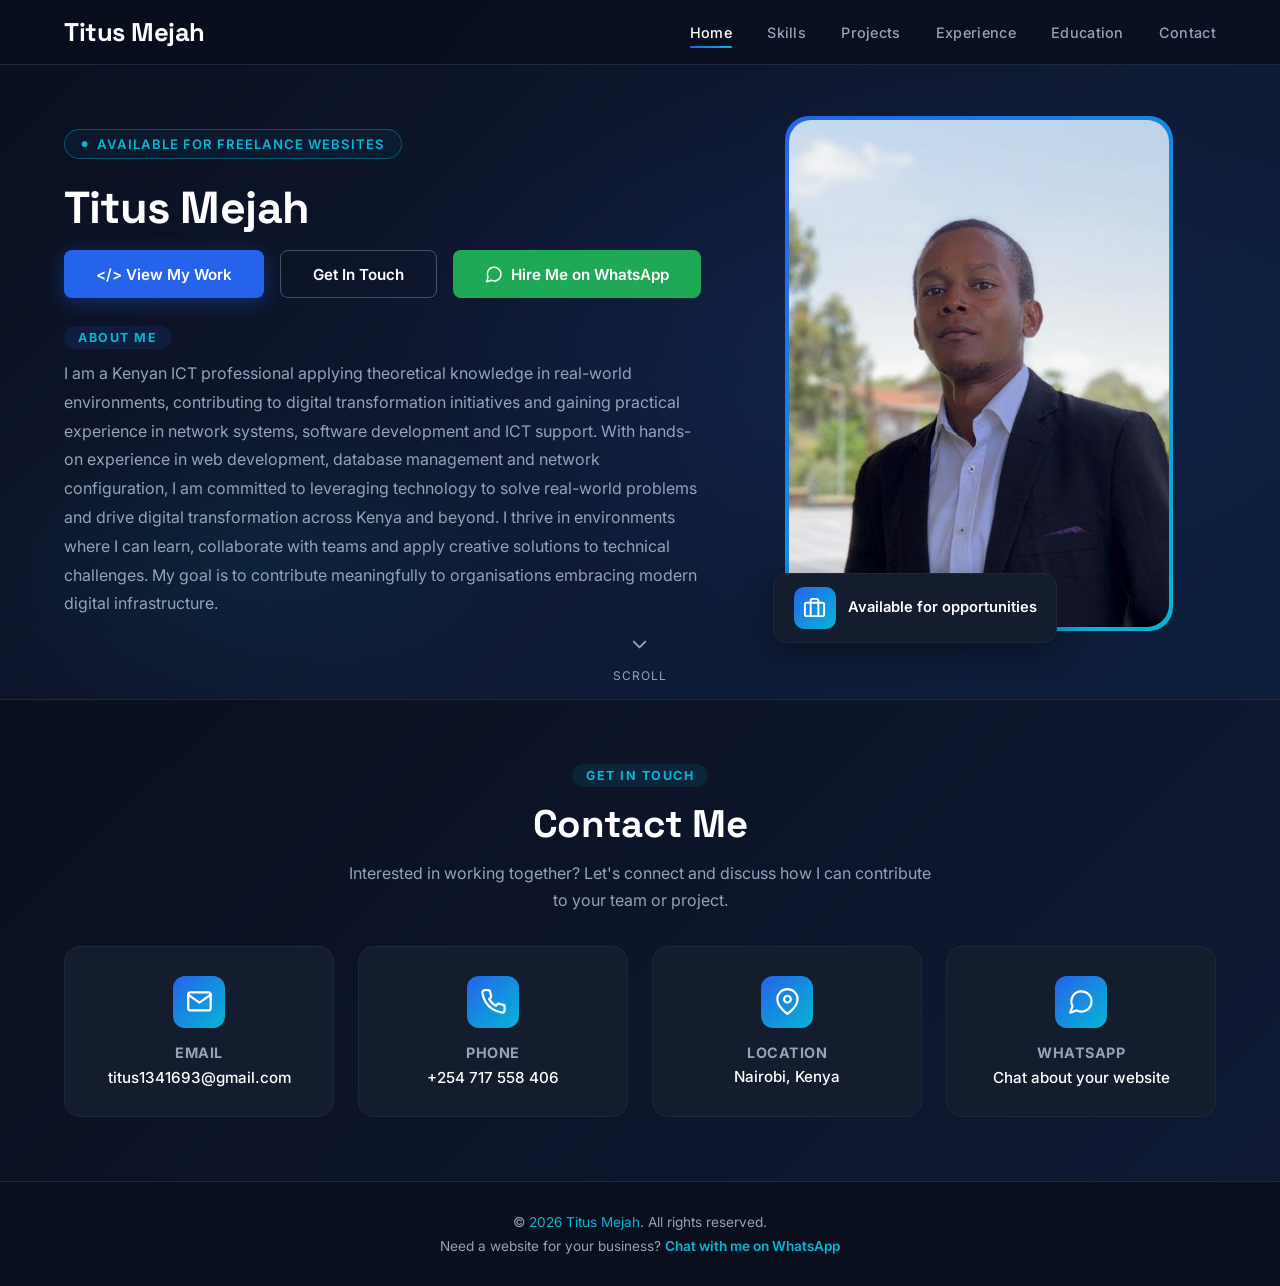
<file: index.html>
<!DOCTYPE html>
<html lang="en">
<head>
    <meta charset="UTF-8">
    <meta name="viewport" content="width=device-width, initial-scale=1.0">
    <title>Titus Mejah | ICT Professional</title>
    <meta name="description" content="Titus Mejah is a Kenyan ICT professional skilled in web development, databases, networking and ICT support. View his skills, projects and experience.">
    <meta name="theme-color" content="#0a0f1e">
    <link href="https://fonts.googleapis.com/css2?family=Inter:wght@300;400;500;600;700;800;900&family=Space+Grotesk:wght@400;500;600;700&display=swap" rel="stylesheet">
    <link rel="stylesheet" href="style.css">
</head>
<body>

<!-- NAV (same on every page) -->
<nav id="navbar">
    <div class="nav-inner">
        <a href="index.html" class="logo">Titus Mejah</a>
        <ul class="nav-links" id="navLinks">
            <li><a href="index.html" class="active" aria-current="page">Home</a></li>
            <li><a href="skills.html">Skills</a></li>
            <li><a href="projects.html">Projects</a></li>
            <li><a href="experience.html">Experience</a></li>
            <li><a href="education.html">Education</a></li>
            <li><a href="index.html#contact">Contact</a></li>
        </ul>
        <button class="mobile-menu-btn" id="mobileMenuBtn" aria-label="Menu" aria-controls="navLinks" aria-expanded="false"><svg class="ic" viewBox="0 0 24 24" aria-hidden="true"><line x1="3" y1="12" x2="21" y2="12"/><line x1="3" y1="6" x2="21" y2="6"/><line x1="3" y1="18" x2="21" y2="18"/></svg></button>
    </div>
</nav>

<main>
<!-- HOME + ABOUT: edit the About text inside .hero-about -->
<!-- HERO -->
<section class="hero" id="home">
    <div class="hero-text">
        <div class="hero-eyebrow">Available for freelance websites</div>
        <h1>Titus Mejah</h1>
        <div class="hero-btns">
            <a href="projects.html" class="btn btn-primary">&#x3C;/&#x3E; View My Work</a>
            <a href="#contact" class="btn btn-outline">Get In Touch</a>
            <a href="https://wa.me/254717558406?text=Hi%20Titus%2C%20I%20saw%20your%20portfolio%20and%20I%20would%20like%20a%20website." class="btn btn-whatsapp" target="_blank" rel="noopener noreferrer"><svg class="ic" viewBox="0 0 24 24" aria-hidden="true"><path d="M7.9 20A9 9 0 1 0 4 16.1L2 22Z"/></svg> Hire Me on WhatsApp</a>
        </div>
        <div class="hero-about">
            <div class="section-label">About Me</div>
            <p>I am a Kenyan ICT professional applying theoretical knowledge in <span class="nowrap">real-world</span> environments, contributing to digital transformation initiatives and gaining practical experience in network systems, software development and ICT support. With hands-on experience in web development, database management and network configuration, I am committed to leveraging technology to solve <span class="nowrap">real-world</span> problems and drive digital transformation across Kenya and beyond. I thrive in environments where I can learn, collaborate with teams and apply creative solutions to technical challenges. My goal is to contribute meaningfully to organisations embracing modern digital infrastructure.</p>
        </div>
    </div>
    <div class="hero-portrait">
        <div class="portrait-wrap">
            <img src="portrait.jpg" alt="Titus Mejah">
            <div class="portrait-badge">
                <div class="badge-icon"><svg class="ic" viewBox="0 0 24 24" aria-hidden="true"><rect x="2" y="7" width="20" height="14" rx="2" ry="2"/><path d="M16 21V5a2 2 0 0 0-2-2h-4a2 2 0 0 0-2 2v16"/></svg></div>
                <div class="badge-text">Available for opportunities</div>
            </div>
        </div>
    </div>
    <div class="scroll-cue">
        <span><svg class="ic" viewBox="0 0 24 24" aria-hidden="true"><polyline points="6 9 12 15 18 9"/></svg></span> scroll
    </div>
</section>

<!-- CONTACT -->
<section class="section contact-section" id="contact">
    <div class="section-header fade-in" style="text-align:center;">
        <div class="section-label" style="background:rgba(6,182,212,.1); color:var(--cyan);">Get In Touch</div>
        <h2 class="section-title">Contact Me</h2>
        <p class="section-sub" style="margin:0 auto;">Interested in working together? Let's connect and discuss how I can contribute to your team or project.</p>
    </div>
    <div class="contact-grid fade-in">
        <div class="contact-card">
            <div class="contact-icon"><svg class="ic" viewBox="0 0 24 24" aria-hidden="true"><path d="M4 4h16c1.1 0 2 .9 2 2v12c0 1.1-.9 2-2 2H4c-1.1 0-2-.9-2-2V6c0-1.1.9-2 2-2z"/><polyline points="22,6 12,13 2,6"/></svg></div>
            <h3>Email</h3>
            <a href="mailto:titus1341693@gmail.com">titus1341693@gmail.com</a>
        </div>
        <div class="contact-card">
            <div class="contact-icon"><svg class="ic" viewBox="0 0 24 24" aria-hidden="true"><path d="M22 16.92v3a2 2 0 0 1-2.18 2 19.79 19.79 0 0 1-8.63-3.07 19.5 19.5 0 0 1-6-6 19.79 19.79 0 0 1-3.07-8.67A2 2 0 0 1 4.11 2h3a2 2 0 0 1 2 1.72 12.84 12.84 0 0 0 .7 2.81 2 2 0 0 1-.45 2.11L8.09 9.91a16 16 0 0 0 6 6l1.27-1.27a2 2 0 0 1 2.11-.45 12.84 12.84 0 0 0 2.81.7A2 2 0 0 1 22 16.92z"/></svg></div>
            <h3>Phone</h3>
            <a href="tel:+254717558406">+254 717 558 406</a>
        </div>
        <div class="contact-card">
            <div class="contact-icon"><svg class="ic" viewBox="0 0 24 24" aria-hidden="true"><path d="M21 10c0 7-9 13-9 13s-9-6-9-13a9 9 0 0 1 18 0z"/><circle cx="12" cy="10" r="3"/></svg></div>
            <h3>Location</h3>
            <p>Nairobi, Kenya</p>
        </div>
        <div class="contact-card">
            <div class="contact-icon"><svg class="ic" viewBox="0 0 24 24" aria-hidden="true"><path d="M7.9 20A9 9 0 1 0 4 16.1L2 22Z"/></svg></div>
            <h3>WhatsApp</h3>
            <a href="https://wa.me/254717558406?text=Hi%20Titus%2C%20I%20saw%20your%20portfolio%20and%20I%20would%20like%20a%20website." target="_blank" rel="noopener noreferrer">Chat about your website</a>
        </div>
    </div>
</section>
</main>

<!-- FOOTER (same on every page) -->
<footer>
    <p>&copy; <span id="year">2026</span> <span>Titus Mejah</span>. All rights reserved.</p>
    <p class="footer-hire">Need a website for your business? <a href="https://wa.me/254717558406?text=Hi%20Titus%2C%20I%20saw%20your%20portfolio%20and%20I%20would%20like%20a%20website." target="_blank" rel="noopener noreferrer">Chat with me on WhatsApp</a></p>
</footer>

<script src="script.js"></script>
</body>
</html>
</file>
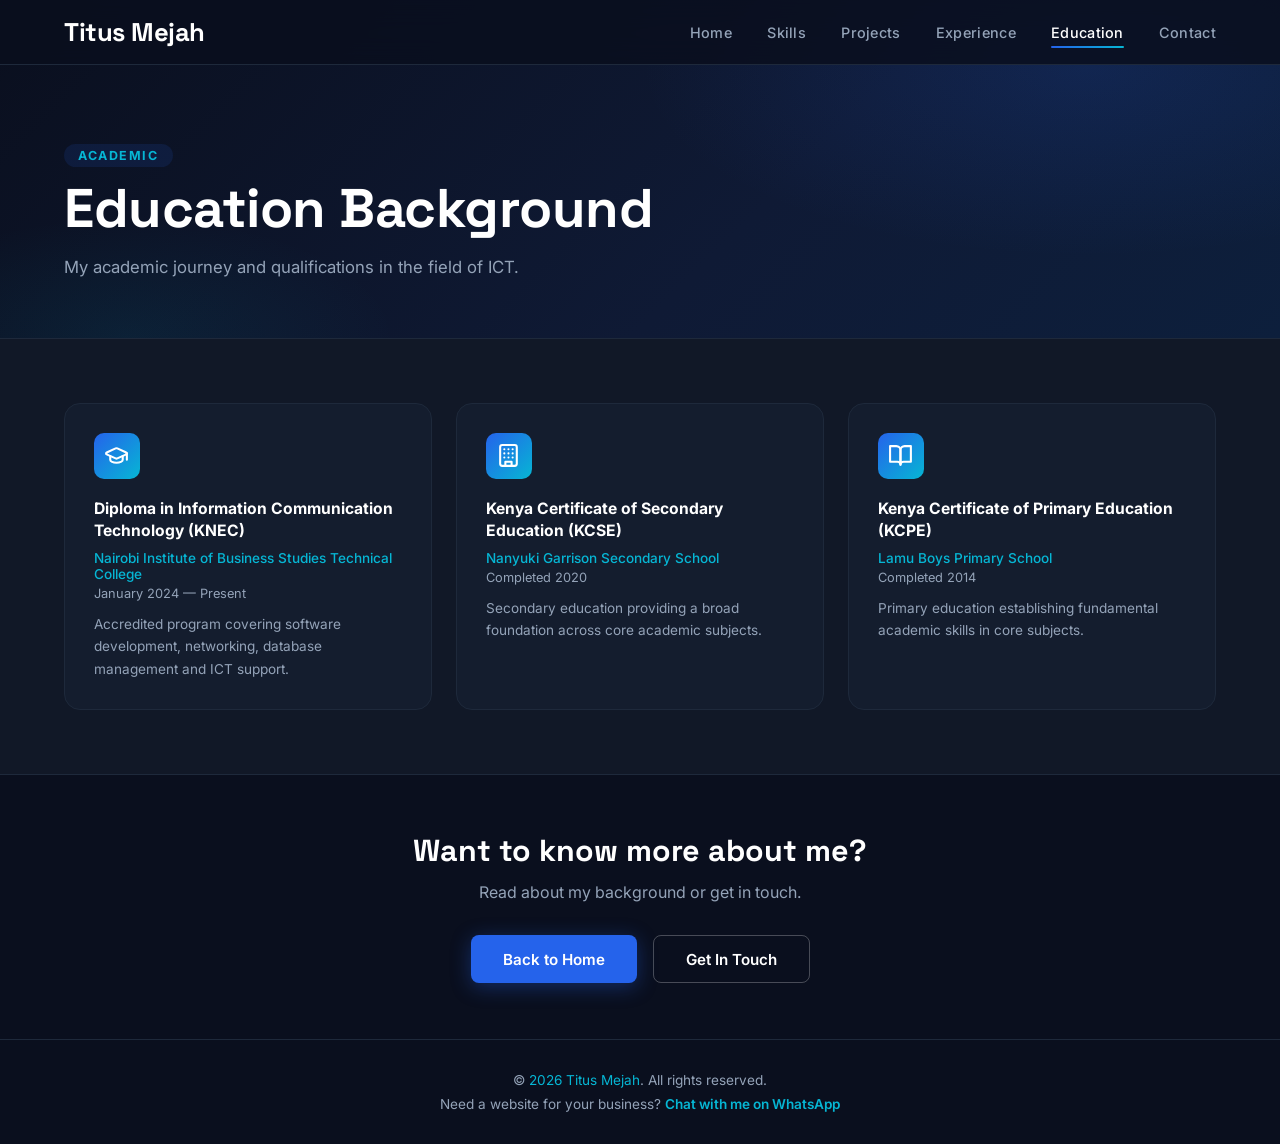
<file: education.html>
<!DOCTYPE html>
<html lang="en">
<head>
    <meta charset="UTF-8">
    <meta name="viewport" content="width=device-width, initial-scale=1.0">
    <title>Education | Titus Mejah</title>
    <meta name="description" content="Education of Titus Mejah: Diploma in ICT, KCSE and KCPE.">
    <meta name="theme-color" content="#0a0f1e">
    <link href="https://fonts.googleapis.com/css2?family=Inter:wght@300;400;500;600;700;800;900&family=Space+Grotesk:wght@400;500;600;700&display=swap" rel="stylesheet">
    <link rel="stylesheet" href="style.css">
</head>
<body>

<!-- NAV (same on every page) -->
<nav id="navbar">
    <div class="nav-inner">
        <a href="index.html" class="logo">Titus Mejah</a>
        <ul class="nav-links" id="navLinks">
            <li><a href="index.html">Home</a></li>
            <li><a href="skills.html">Skills</a></li>
            <li><a href="projects.html">Projects</a></li>
            <li><a href="experience.html">Experience</a></li>
            <li><a href="education.html" class="active" aria-current="page">Education</a></li>
            <li><a href="index.html#contact">Contact</a></li>
        </ul>
        <button class="mobile-menu-btn" id="mobileMenuBtn" aria-label="Menu" aria-controls="navLinks" aria-expanded="false"><svg class="ic" viewBox="0 0 24 24" aria-hidden="true"><line x1="3" y1="12" x2="21" y2="12"/><line x1="3" y1="6" x2="21" y2="6"/><line x1="3" y1="18" x2="21" y2="18"/></svg></button>
    </div>
</nav>

<main>
<section class="page-header">
    <div class="section-label fade-in">Academic</div>
    <h1 class="fade-in">Education Background</h1>
    <p class="fade-in">My academic journey and qualifications in the field of ICT.</p>
</section>

<section class="section section-alt page-content">
    <!-- HOW TO ADD: copy one SCHOOL block below and edit the icon, qualification,
         institution, years and description. -->
    <div class="edu-grid">
        <!-- ===== SCHOOL (copy from here ...) ===== -->
        <div class="edu-card fade-in">
            <div class="edu-icon"><svg class="ic" viewBox="0 0 24 24" aria-hidden="true"><path d="M21.42 10.922a1 1 0 0 0-.019-1.838L12.83 5.18a2 2 0 0 0-1.66 0L2.6 9.08a1 1 0 0 0 0 1.832l8.57 3.908a2 2 0 0 0 1.66 0z"/><path d="M22 10v6"/><path d="M6 12.5V16a6 3 0 0 0 12 0v-3.5"/></svg></div>
            <h3>Diploma in Information Communication Technology (KNEC)</h3>
            <p class="edu-inst">Nairobi Institute of Business Studies Technical College</p>
            <p class="edu-year">January 2024 &mdash; Present</p>
            <p class="edu-detail">Accredited program covering software development, networking, database management and ICT support.</p>
        </div>
        <!-- ===== ... to here, then paste the copy below ===== -->

        <!-- ===== SCHOOL (copy from here ...) ===== -->
        <div class="edu-card fade-in">
            <div class="edu-icon"><svg class="ic" viewBox="0 0 24 24" aria-hidden="true"><rect x="4" y="2" width="16" height="20" rx="2" ry="2"/><path d="M9 22v-4h6v4"/><path d="M8 6h.01"/><path d="M16 6h.01"/><path d="M12 6h.01"/><path d="M12 10h.01"/><path d="M12 14h.01"/><path d="M16 10h.01"/><path d="M16 14h.01"/><path d="M8 10h.01"/><path d="M8 14h.01"/></svg></div>
            <h3>Kenya Certificate of Secondary Education (KCSE)</h3>
            <p class="edu-inst">Nanyuki Garrison Secondary School</p>
            <p class="edu-year">Completed 2020</p>
            <p class="edu-detail">Secondary education providing a broad foundation across core academic subjects.</p>
        </div>
        <!-- ===== ... to here, then paste the copy below ===== -->

        <!-- ===== SCHOOL (copy from here ...) ===== -->
        <div class="edu-card fade-in">
            <div class="edu-icon"><svg class="ic" viewBox="0 0 24 24" aria-hidden="true"><path d="M2 3h6a4 4 0 0 1 4 4v14a3 3 0 0 0-3-3H2z"/><path d="M22 3h-6a4 4 0 0 0-4 4v14a3 3 0 0 1 3-3h7z"/></svg></div>
            <h3>Kenya Certificate of Primary Education (KCPE)</h3>
            <p class="edu-inst">Lamu Boys Primary School</p>
            <p class="edu-year">Completed 2014</p>
            <p class="edu-detail">Primary education establishing fundamental academic skills in core subjects.</p>
        </div>
        <!-- ===== ... to here, then paste the copy below ===== -->

        <!-- ADD NEW SCHOOL BELOW -->
    </div>
</section>

<section class="page-cta">
    <h2 class="fade-in">Want to know more about me?</h2>
    <p class="fade-in">Read about my background or get in touch.</p>
    <div class="hero-btns fade-in">
        <a href="index.html" class="btn btn-primary">Back to Home</a>
            <a href="index.html#contact" class="btn btn-outline">Get In Touch</a>
    </div>
</section>
</main>

<!-- FOOTER (same on every page) -->
<footer>
    <p>&copy; <span id="year">2026</span> <span>Titus Mejah</span>. All rights reserved.</p>
    <p class="footer-hire">Need a website for your business? <a href="https://wa.me/254717558406?text=Hi%20Titus%2C%20I%20saw%20your%20portfolio%20and%20I%20would%20like%20a%20website." target="_blank" rel="noopener noreferrer">Chat with me on WhatsApp</a></p>
</footer>

<script src="script.js"></script>
</body>
</html>
</file>
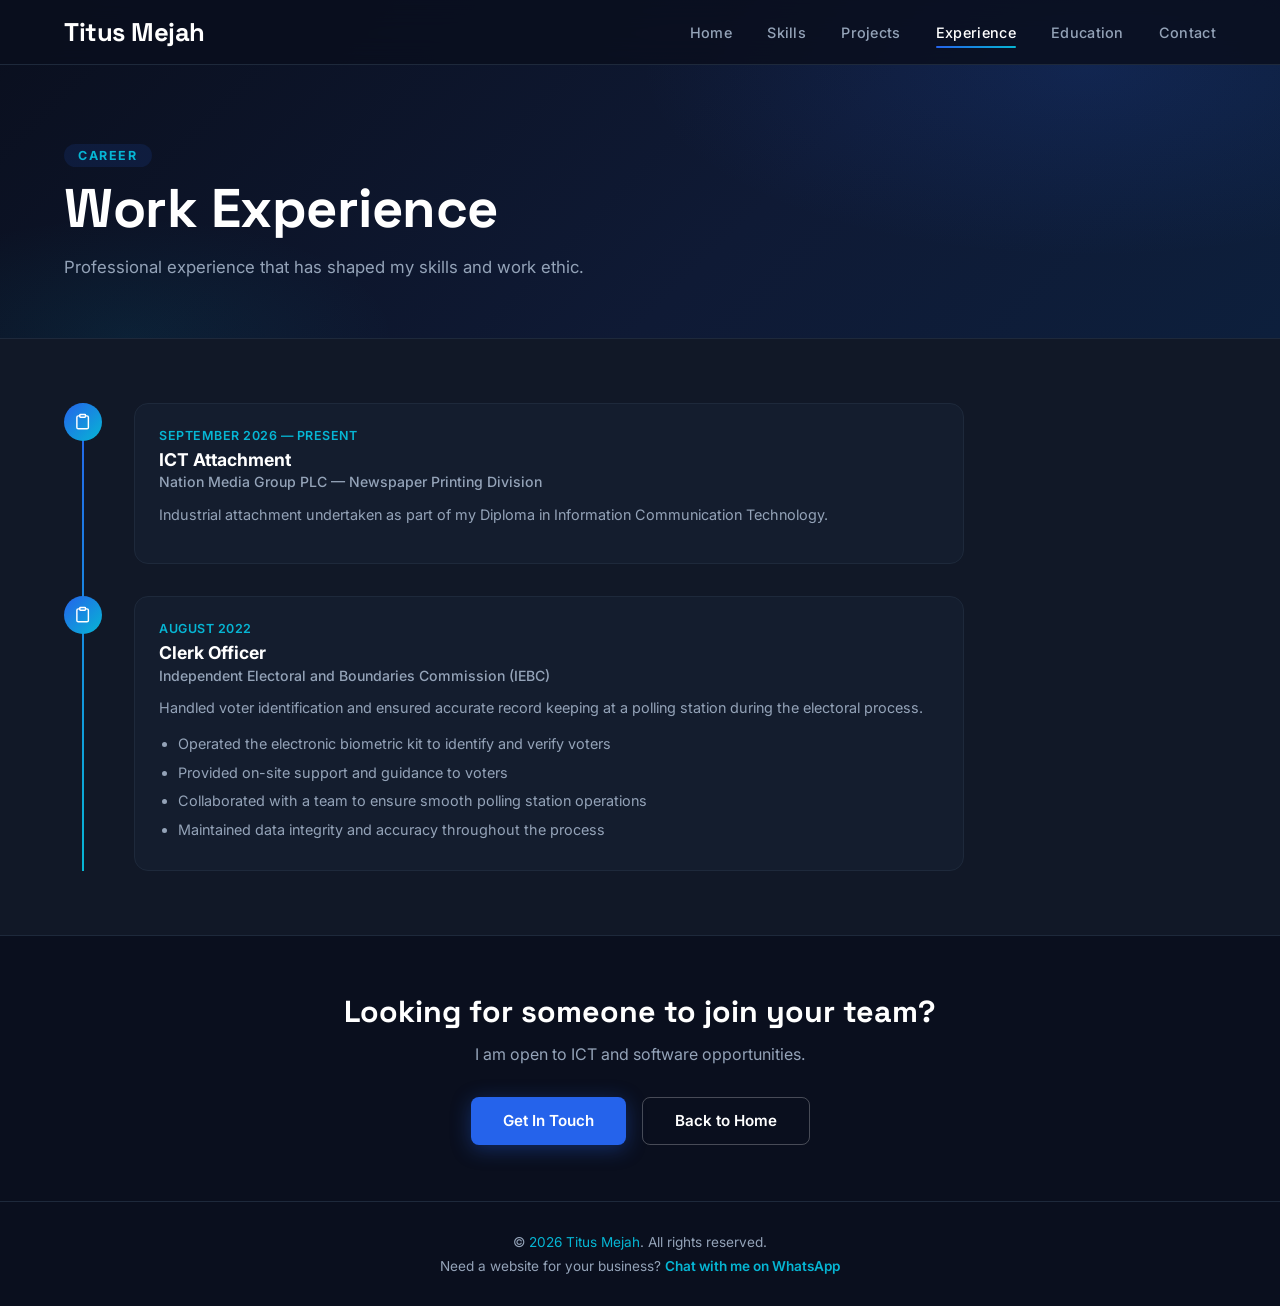
<file: experience.html>
<!DOCTYPE html>
<html lang="en">
<head>
    <meta charset="UTF-8">
    <meta name="viewport" content="width=device-width, initial-scale=1.0">
    <title>Experience | Titus Mejah</title>
    <meta name="description" content="Work experience of Titus Mejah, including his ICT attachment at Nation Media Group and his role as a Clerk Officer at IEBC Kenya.">
    <meta name="theme-color" content="#0a0f1e">
    <link href="https://fonts.googleapis.com/css2?family=Inter:wght@300;400;500;600;700;800;900&family=Space+Grotesk:wght@400;500;600;700&display=swap" rel="stylesheet">
    <link rel="stylesheet" href="style.css">
</head>
<body>

<!-- NAV (same on every page) -->
<nav id="navbar">
    <div class="nav-inner">
        <a href="index.html" class="logo">Titus Mejah</a>
        <ul class="nav-links" id="navLinks">
            <li><a href="index.html">Home</a></li>
            <li><a href="skills.html">Skills</a></li>
            <li><a href="projects.html">Projects</a></li>
            <li><a href="experience.html" class="active" aria-current="page">Experience</a></li>
            <li><a href="education.html">Education</a></li>
            <li><a href="index.html#contact">Contact</a></li>
        </ul>
        <button class="mobile-menu-btn" id="mobileMenuBtn" aria-label="Menu" aria-controls="navLinks" aria-expanded="false"><svg class="ic" viewBox="0 0 24 24" aria-hidden="true"><line x1="3" y1="12" x2="21" y2="12"/><line x1="3" y1="6" x2="21" y2="6"/><line x1="3" y1="18" x2="21" y2="18"/></svg></button>
    </div>
</nav>

<main>
<section class="page-header">
    <div class="section-label fade-in">Career</div>
    <h1 class="fade-in">Work Experience</h1>
    <p class="fade-in">Professional experience that has shaped my skills and work ethic.</p>
</section>

<section class="section section-alt page-content">
    <!-- HOW TO ADD: copy one JOB block, paste it ABOVE the first job (newest first),
         then edit the date, job title, employer, summary and bullet points. -->
    <div class="timeline">
        <!-- ADD NEW JOB BELOW THIS LINE (newest first) -->
        <!-- ===== JOB: Nation Media Group attachment ===== -->
        <div class="tl-item fade-in">
            <div class="tl-dot"><svg class="ic" viewBox="0 0 24 24" aria-hidden="true"><path d="M16 4h2a2 2 0 0 1 2 2v14a2 2 0 0 1-2 2H6a2 2 0 0 1-2-2V6a2 2 0 0 1 2-2h2"/><rect x="8" y="2" width="8" height="4" rx="1" ry="1"/></svg></div>
            <div class="tl-body">
                <div class="tl-date">September 2026 &mdash; Present</div>
                <h3>ICT Attachment</h3>
                <h4>Nation Media Group PLC &mdash; Newspaper Printing Division</h4>
                <p>Industrial attachment undertaken as part of my Diploma in Information Communication Technology.</p>
            </div>
        </div>
        <!-- ===== ... to here ===== -->

        <!-- ===== JOB (copy from here ...) ===== -->
        <div class="tl-item fade-in">
            <div class="tl-dot"><svg class="ic" viewBox="0 0 24 24" aria-hidden="true"><path d="M16 4h2a2 2 0 0 1 2 2v14a2 2 0 0 1-2 2H6a2 2 0 0 1-2-2V6a2 2 0 0 1 2-2h2"/><rect x="8" y="2" width="8" height="4" rx="1" ry="1"/></svg></div>
            <div class="tl-body">
                <div class="tl-date">August 2022</div>
                <h3>Clerk Officer</h3>
                <h4>Independent Electoral and Boundaries Commission (IEBC)</h4>
                <p>Handled voter identification and ensured accurate record keeping at a polling station during the electoral process.</p>
                <ul>
                    <li>Operated the electronic biometric kit to identify and verify voters</li>
                    <li>Provided on-site support and guidance to voters</li>
                    <li>Collaborated with a team to ensure smooth polling station operations</li>
                    <li>Maintained data integrity and accuracy throughout the process</li>
                </ul>
            </div>
        </div>
        <!-- ===== ... to here, then paste the copy below ===== -->

    </div>
</section>

<section class="page-cta">
    <h2 class="fade-in">Looking for someone to join your team?</h2>
    <p class="fade-in">I am open to ICT and software opportunities.</p>
    <div class="hero-btns fade-in">
        <a href="index.html#contact" class="btn btn-primary">Get In Touch</a>
            <a href="index.html" class="btn btn-outline">Back to Home</a>
    </div>
</section>
</main>

<!-- FOOTER (same on every page) -->
<footer>
    <p>&copy; <span id="year">2026</span> <span>Titus Mejah</span>. All rights reserved.</p>
    <p class="footer-hire">Need a website for your business? <a href="https://wa.me/254717558406?text=Hi%20Titus%2C%20I%20saw%20your%20portfolio%20and%20I%20would%20like%20a%20website." target="_blank" rel="noopener noreferrer">Chat with me on WhatsApp</a></p>
</footer>

<script src="script.js"></script>
</body>
</html>
</file>
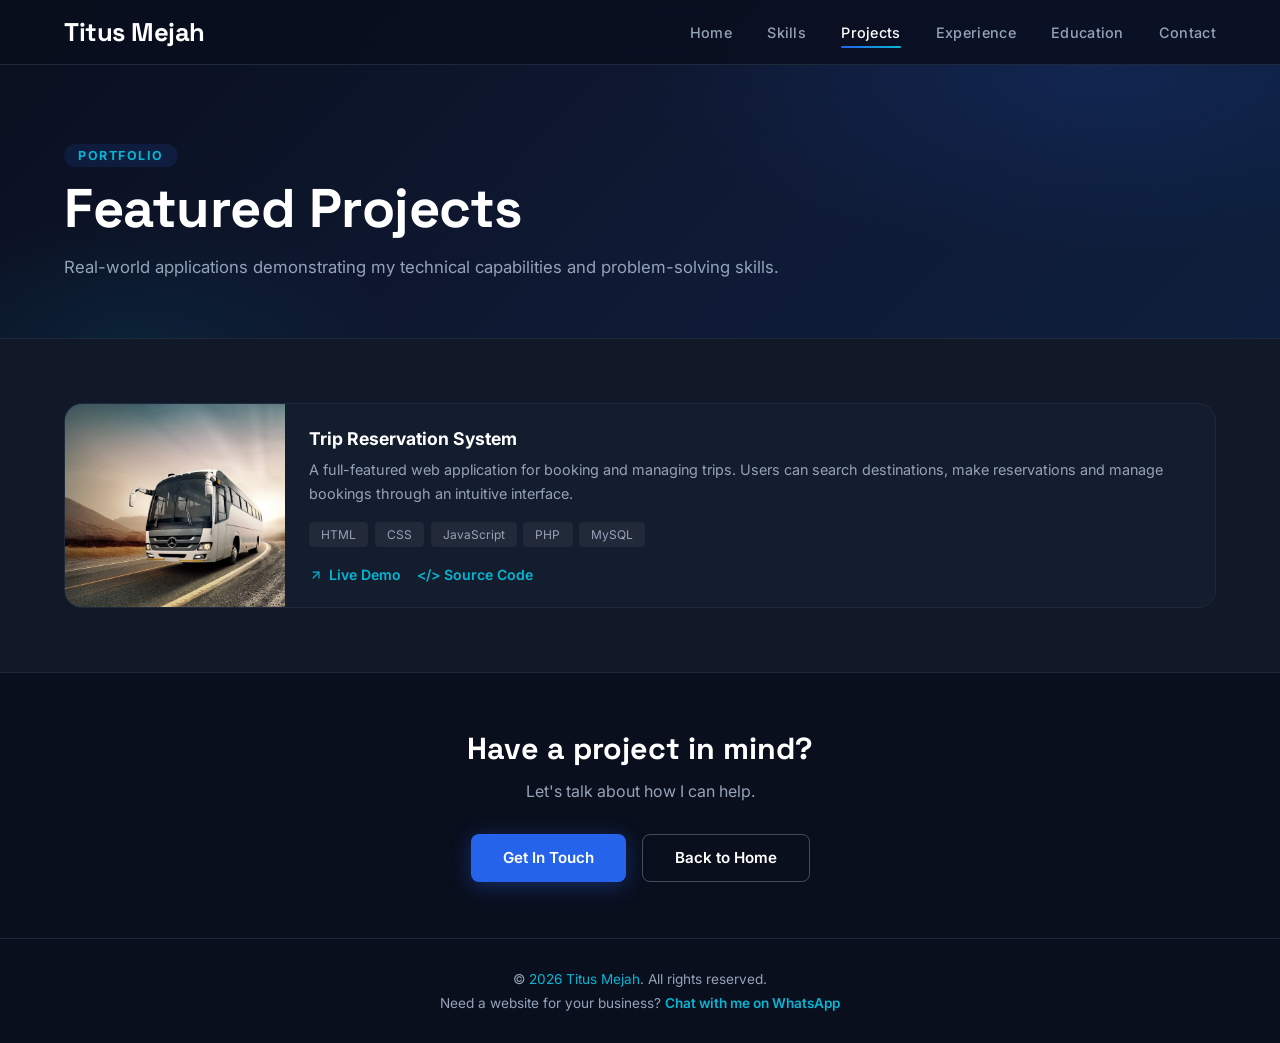
<file: projects.html>
<!DOCTYPE html>
<html lang="en">
<head>
    <meta charset="UTF-8">
    <meta name="viewport" content="width=device-width, initial-scale=1.0">
    <title>Projects | Titus Mejah</title>
    <meta name="description" content="Featured projects by Titus Mejah, including a PHP and MySQL trip reservation system.">
    <meta name="theme-color" content="#0a0f1e">
    <link href="https://fonts.googleapis.com/css2?family=Inter:wght@300;400;500;600;700;800;900&family=Space+Grotesk:wght@400;500;600;700&display=swap" rel="stylesheet">
    <link rel="stylesheet" href="style.css">
</head>
<body>

<!-- NAV (same on every page) -->
<nav id="navbar">
    <div class="nav-inner">
        <a href="index.html" class="logo">Titus Mejah</a>
        <ul class="nav-links" id="navLinks">
            <li><a href="index.html">Home</a></li>
            <li><a href="skills.html">Skills</a></li>
            <li><a href="projects.html" class="active" aria-current="page">Projects</a></li>
            <li><a href="experience.html">Experience</a></li>
            <li><a href="education.html">Education</a></li>
            <li><a href="index.html#contact">Contact</a></li>
        </ul>
        <button class="mobile-menu-btn" id="mobileMenuBtn" aria-label="Menu" aria-controls="navLinks" aria-expanded="false"><svg class="ic" viewBox="0 0 24 24" aria-hidden="true"><line x1="3" y1="12" x2="21" y2="12"/><line x1="3" y1="6" x2="21" y2="6"/><line x1="3" y1="18" x2="21" y2="18"/></svg></button>
    </div>
</nav>

<main>
<section class="page-header">
    <div class="section-label fade-in">Portfolio</div>
    <h1 class="fade-in">Featured Projects</h1>
    <p class="fade-in">Real-world applications demonstrating my technical capabilities and problem-solving skills.</p>
</section>

<section class="section section-alt page-content">
    <!-- HOW TO ADD: copy one PROJECT block below, put a new image in the same folder as this file
         and update the image path, title, description, tech tags and the two links. -->
    <div class="projects-grid">
        <!-- ===== PROJECT (copy from here ...) ===== -->
        <div class="project-card fade-in">
            <div class="project-banner"><img src="trip-reservation.jpg" alt="Coach bus on an open road - Trip Reservation System" loading="lazy"></div>
            <div class="project-body">
                <h3>Trip Reservation System</h3>
                <p>A full-featured web application for booking and managing trips. Users can search destinations, make reservations and manage bookings through an intuitive interface.</p>
                <div class="tech-row">
                    <span class="tech-tag">HTML</span><span class="tech-tag">CSS</span>
                    <span class="tech-tag">JavaScript</span><span class="tech-tag">PHP</span><span class="tech-tag">MySQL</span>
                </div>
                <div class="project-links">
                    <a href="https://democoaches.ifree.page" target="_blank" rel="noopener noreferrer"><svg class="ic" viewBox="0 0 24 24" aria-hidden="true"><line x1="7" y1="17" x2="17" y2="7"/><polyline points="7 7 17 7 17 17"/></svg> Live Demo</a>
                    <a href="https://github.com/titusmejah/Trip-Reservation-System" target="_blank" rel="noopener noreferrer">&#60;/&#62; Source Code</a>
                </div>
            </div>
        </div>
        <!-- ===== ... to here, then paste the copy below ===== -->

        <!-- ADD NEW PROJECT BELOW -->
    </div>
</section>

<section class="page-cta">
    <h2 class="fade-in">Have a project in mind?</h2>
    <p class="fade-in">Let's talk about how I can help.</p>
    <div class="hero-btns fade-in">
        <a href="index.html#contact" class="btn btn-primary">Get In Touch</a>
            <a href="index.html" class="btn btn-outline">Back to Home</a>
    </div>
</section>
</main>

<!-- FOOTER (same on every page) -->
<footer>
    <p>&copy; <span id="year">2026</span> <span>Titus Mejah</span>. All rights reserved.</p>
    <p class="footer-hire">Need a website for your business? <a href="https://wa.me/254717558406?text=Hi%20Titus%2C%20I%20saw%20your%20portfolio%20and%20I%20would%20like%20a%20website." target="_blank" rel="noopener noreferrer">Chat with me on WhatsApp</a></p>
</footer>

<script src="script.js"></script>
</body>
</html>
</file>
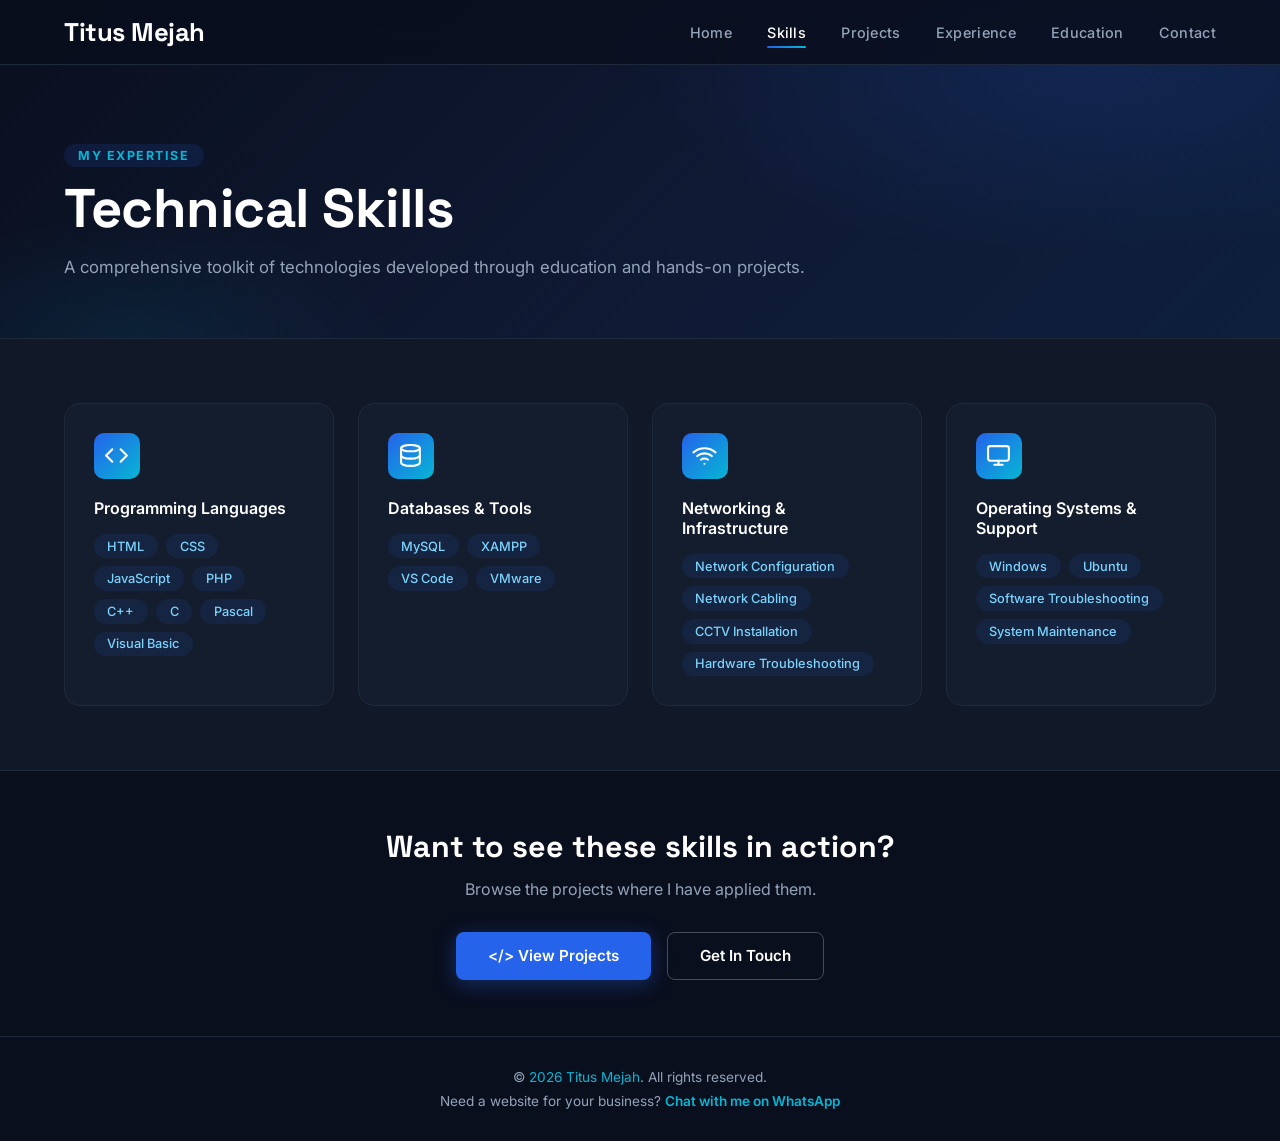
<file: skills.html>
<!DOCTYPE html>
<html lang="en">
<head>
    <meta charset="UTF-8">
    <meta name="viewport" content="width=device-width, initial-scale=1.0">
    <title>Skills | Titus Mejah</title>
    <meta name="description" content="Technical skills of Titus Mejah: web development, databases, networking, operating systems and ICT support.">
    <meta name="theme-color" content="#0a0f1e">
    <link href="https://fonts.googleapis.com/css2?family=Inter:wght@300;400;500;600;700;800;900&family=Space+Grotesk:wght@400;500;600;700&display=swap" rel="stylesheet">
    <link rel="stylesheet" href="style.css">
</head>
<body>

<!-- NAV (same on every page) -->
<nav id="navbar">
    <div class="nav-inner">
        <a href="index.html" class="logo">Titus Mejah</a>
        <ul class="nav-links" id="navLinks">
            <li><a href="index.html">Home</a></li>
            <li><a href="skills.html" class="active" aria-current="page">Skills</a></li>
            <li><a href="projects.html">Projects</a></li>
            <li><a href="experience.html">Experience</a></li>
            <li><a href="education.html">Education</a></li>
            <li><a href="index.html#contact">Contact</a></li>
        </ul>
        <button class="mobile-menu-btn" id="mobileMenuBtn" aria-label="Menu" aria-controls="navLinks" aria-expanded="false"><svg class="ic" viewBox="0 0 24 24" aria-hidden="true"><line x1="3" y1="12" x2="21" y2="12"/><line x1="3" y1="6" x2="21" y2="6"/><line x1="3" y1="18" x2="21" y2="18"/></svg></button>
    </div>
</nav>

<main>
<section class="page-header">
    <div class="section-label fade-in">My Expertise</div>
    <h1 class="fade-in">Technical Skills</h1>
    <p class="fade-in">A comprehensive toolkit of technologies developed through education and hands-on projects.</p>
</section>

<section class="section section-alt page-content">
    <!-- HOW TO ADD: copy one SKILL CATEGORY block below and edit the icon, heading and tags.
         To add a single skill to an existing card, copy one <span class="tag">...</span> line. -->
    <div class="skills-grid">
        <!-- ===== SKILL CATEGORY (copy from here ...) ===== -->
        <div class="skill-card fade-in">
            <div class="skill-card-icon"><svg class="ic" viewBox="0 0 24 24" aria-hidden="true"><polyline points="16 18 22 12 16 6"/><polyline points="8 6 2 12 8 18"/></svg></div>
            <h3>Programming Languages</h3>
            <div class="tag-row">
                <span class="tag">HTML</span><span class="tag">CSS</span><span class="tag">JavaScript</span>
                <span class="tag">PHP</span><span class="tag">C++</span><span class="tag">C</span>
                <span class="tag">Pascal</span><span class="tag">Visual Basic</span>
            </div>
        </div>
        <!-- ===== ... to here, then paste the copy below ===== -->

        <!-- ===== SKILL CATEGORY (copy from here ...) ===== -->
        <div class="skill-card fade-in">
            <div class="skill-card-icon"><svg class="ic" viewBox="0 0 24 24" aria-hidden="true"><ellipse cx="12" cy="5" rx="9" ry="3"/><path d="M21 12c0 1.66-4 3-9 3s-9-1.34-9-3"/><path d="M3 5v14c0 1.66 4 3 9 3s9-1.34 9-3V5"/></svg></div>
            <h3>Databases &amp; Tools</h3>
            <div class="tag-row">
                <span class="tag">MySQL</span><span class="tag">XAMPP</span>
                <span class="tag">VS Code</span><span class="tag">VMware</span>
            </div>
        </div>
        <!-- ===== ... to here, then paste the copy below ===== -->

        <!-- ===== SKILL CATEGORY (copy from here ...) ===== -->
        <div class="skill-card fade-in">
            <div class="skill-card-icon"><svg class="ic" viewBox="0 0 24 24" aria-hidden="true"><path d="M5 12.55a11 11 0 0 1 14.08 0"/><path d="M1.42 9a16 16 0 0 1 21.16 0"/><path d="M8.53 16.11a6 6 0 0 1 6.95 0"/><line x1="12" y1="20" x2="12.01" y2="20"/></svg></div>
            <h3>Networking &amp; Infrastructure</h3>
            <div class="tag-row">
                <span class="tag">Network Configuration</span><span class="tag">Network Cabling</span>
                <span class="tag">CCTV Installation</span><span class="tag">Hardware Troubleshooting</span>
            </div>
        </div>
        <!-- ===== ... to here, then paste the copy below ===== -->

        <!-- ===== SKILL CATEGORY (copy from here ...) ===== -->
        <div class="skill-card fade-in">
            <div class="skill-card-icon"><svg class="ic" viewBox="0 0 24 24" aria-hidden="true"><rect x="2" y="3" width="20" height="14" rx="2" ry="2"/><line x1="8" y1="21" x2="16" y2="21"/><line x1="12" y1="17" x2="12" y2="21"/></svg></div>
            <h3>Operating Systems &amp; Support</h3>
            <div class="tag-row">
                <span class="tag">Windows</span><span class="tag">Ubuntu</span>
                <span class="tag">Software Troubleshooting</span><span class="tag">System Maintenance</span>
            </div>
        </div>
        <!-- ===== ... to here, then paste the copy below ===== -->

        <!-- ADD NEW SKILL CATEGORY BELOW -->
    </div>
</section>

<section class="page-cta">
    <h2 class="fade-in">Want to see these skills in action?</h2>
    <p class="fade-in">Browse the projects where I have applied them.</p>
    <div class="hero-btns fade-in">
        <a href="projects.html" class="btn btn-primary">&#x3C;/&#x3E; View Projects</a>
            <a href="index.html#contact" class="btn btn-outline">Get In Touch</a>
    </div>
</section>
</main>

<!-- FOOTER (same on every page) -->
<footer>
    <p>&copy; <span id="year">2026</span> <span>Titus Mejah</span>. All rights reserved.</p>
    <p class="footer-hire">Need a website for your business? <a href="https://wa.me/254717558406?text=Hi%20Titus%2C%20I%20saw%20your%20portfolio%20and%20I%20would%20like%20a%20website." target="_blank" rel="noopener noreferrer">Chat with me on WhatsApp</a></p>
</footer>

<script src="script.js"></script>
</body>
</html>
</file>
<file: style.css>
/* =====================================================
   TGM PORTFOLIO - SHARED STYLES (used by every page)
   Change colours in :root below and the whole site updates.
   ===================================================== */

*, *::before, *::after { margin: 0; padding: 0; box-sizing: border-box; }

:root {
    --navy:    #0a0f1e;
    --navy2:   #111827;
    --blue:    #2563eb;
    --cyan:    #06b6d4;
    --white:   #ffffff;
    --offwhite:#f1f5f9;
    --muted:   #94a3b8;
    --border:  #1e293b;
    --card:    #141d2e;
}

html { scroll-behavior: smooth; }

/* line icons (replace emojis) */
.ic { width: 1.2em; height: 1.2em; stroke: currentColor; fill: none; stroke-width: 2; stroke-linecap: round; stroke-linejoin: round; flex-shrink: 0; }
.project-links a { display: inline-flex; align-items: center; gap: .35rem; }
.project-links .ic { width: 1em; height: 1em; }
.scroll-cue .ic { width: 1.2em; height: 1.2em; }

body {
    font-family: 'Inter', sans-serif;
    background: var(--navy);
    color: var(--white);
    overflow-x: hidden;
    display: flex; flex-direction: column; min-height: 100vh;
}
main { flex: 1; }

:focus-visible { outline: 2px solid var(--cyan); outline-offset: 3px; border-radius: 4px; }

/* ── NAV ── */
nav {
    position: fixed; top: 0; width: 100%; z-index: 1000;
    background: rgba(10,15,30,0.85);
    backdrop-filter: blur(14px);
    border-bottom: 1px solid var(--border);
    transition: box-shadow .3s;
}
nav.scrolled { box-shadow: 0 4px 30px rgba(0,0,0,.4); }

.nav-inner {
    display: flex; align-items: center; justify-content: space-between;
    padding: 1rem 5%;
}

.logo {
    font-family: 'Space Grotesk', sans-serif;
    font-size: 1.6rem; font-weight: 700; letter-spacing: -.5px;
    text-decoration: none; color: var(--white);
}
.logo span { color: var(--cyan); }

.nav-links { display: flex; gap: 2.2rem; list-style: none; }
.nav-links a {
    text-decoration: none; color: var(--muted); font-size: .9rem;
    font-weight: 500; transition: color .2s; letter-spacing: .3px;
}
.nav-links a:hover { color: var(--white); }
/* Active page link */
.nav-links a.active { color: var(--white); position: relative; }
.nav-links a.active::after {
    content: ''; position: absolute; left: 0; right: 0; bottom: -7px;
    height: 2px; border-radius: 2px;
    background: linear-gradient(90deg, var(--blue), var(--cyan));
}

.mobile-menu-btn {
    display: none; background: none; border: none;
    color: var(--white); font-size: 1.5rem; cursor: pointer;
}

/* ── HERO ── */
.hero {
    min-height: auto;
    display: grid;
    grid-template-columns: 1.35fr 1fr;
    align-items: center;
    padding: 7.5rem 5% 4.5rem;
    gap: 2.5rem;
    background: linear-gradient(135deg, #0a0f1e 0%, #0f1a35 60%, #0d1f3c 100%);
    position: relative;
    overflow: hidden;
}

.hero::before {
    content: '';
    position: absolute; inset: 0;
    background:
        radial-gradient(ellipse 60% 60% at 70% 50%, rgba(37,99,235,.12) 0%, transparent 70%),
        radial-gradient(ellipse 40% 40% at 20% 80%, rgba(6,182,212,.08) 0%, transparent 60%);
    pointer-events: none;
}

.hero-text { z-index: 1; }

.hero-eyebrow {
    display: inline-flex; align-items: center; gap: .5rem;
    padding: .4rem 1rem;
    border: 1px solid rgba(6,182,212,.4);
    border-radius: 50px;
    color: var(--cyan); font-size: .82rem; font-weight: 600;
    letter-spacing: 1px; text-transform: uppercase;
    margin-bottom: 1.5rem;
    background: rgba(6,182,212,.05);
}
.hero-eyebrow::before { content: "●"; font-size: .5rem; }

.hero h1 {
    font-family: 'Space Grotesk', sans-serif;
    font-size: clamp(1.7rem, 3.5vw, 3.6rem);
    font-weight: 700; line-height: 1.1;
    margin-bottom: 1.1rem;
    letter-spacing: -.5px;
    white-space: nowrap; /* one line on desktop, wraps on tablet/phone (see media query) */
}
.hero h1 .accent { color: var(--cyan); }

.hero-desc {
    font-size: 1.05rem; color: var(--muted);
    line-height: 1.75; max-width: 520px;
    margin-bottom: 2rem;
}

.hero-btns { display: flex; gap: 1rem; flex-wrap: wrap; }

.hero-about { margin-top: 1.75rem; }
.hero-about .section-label { margin-bottom: .6rem; }
.hero-about p {
    color: var(--muted); font-size: 1rem;
    line-height: 1.8;
    max-width: none;            /* fill the whole left column */
    word-break: normal; overflow-wrap: normal; hyphens: manual;
    text-wrap: pretty;          /* cleaner line endings */
}
.nowrap { white-space: nowrap; } /* keeps words like real-world on one line */

.btn {
    padding: .85rem 2rem; border-radius: 8px;
    font-weight: 600; font-size: .95rem;
    text-decoration: none; transition: all .25s;
    display: inline-flex; align-items: center; gap: .5rem;
    border: none; cursor: pointer;
}
.btn-primary {
    background: var(--blue); color: var(--white);
    box-shadow: 0 4px 20px rgba(37,99,235,.35);
}
.btn-primary:hover { background: #1d4ed8; transform: translateY(-2px); box-shadow: 0 6px 28px rgba(37,99,235,.5); }
.btn-outline {
    background: transparent; color: var(--white);
    border: 1.5px solid rgba(255,255,255,.25);
}
.btn-outline:hover { border-color: var(--cyan); color: var(--cyan); transform: translateY(-2px); }
.btn-whatsapp { background: #1fa855; color: #fff; }
.btn-whatsapp:hover { background: #178a45; transform: translateY(-2px); box-shadow: 0 6px 28px rgba(31,168,85,.45); }

.hero-portrait { z-index: 1; display: flex; justify-content: center; align-self: center; }

.portrait-wrap {
    position: relative;
    width: min(380px, 90%);
}
.portrait-wrap::before {
    content: '';
    position: absolute; inset: -4px;
    border-radius: 24px;
    background: linear-gradient(135deg, var(--blue), var(--cyan));
    z-index: 0;
}
.portrait-wrap img {
    position: relative; z-index: 1;
    width: 100%; border-radius: 22px;
    display: block;
    object-fit: cover;
    aspect-ratio: 3/4;
    filter: brightness(.95) contrast(1.05);
}
/* floating badge */
.portrait-badge {
    position: absolute; bottom: -16px; left: -16px; z-index: 2;
    background: var(--card);
    border: 1px solid var(--border);
    border-radius: 14px;
    padding: .8rem 1.2rem;
    display: flex; align-items: center; gap: .75rem;
    box-shadow: 0 8px 30px rgba(0,0,0,.4);
}
.portrait-badge .badge-icon {
    width: 42px; height: 42px; border-radius: 10px;
    background: linear-gradient(135deg, var(--blue), var(--cyan));
    display: flex; align-items: center; justify-content: center;
    font-size: 1.2rem;
}
.portrait-badge .badge-text { font-size: .92rem; font-weight: 600; color: var(--white); line-height: 1.3; }

/* scroll cue */
.scroll-cue {
    position: absolute; bottom: 1rem; left: 50%;
    transform: translateX(-50%);
    display: flex; flex-direction: column; align-items: center; gap: .4rem;
    color: var(--muted); font-size: .75rem; letter-spacing: 1px;
    text-transform: uppercase; cursor: pointer; z-index: 1;
    animation: bounce 2s infinite;
}
.scroll-cue span { font-size: 1.2rem; }
@keyframes bounce {
    0%,100% { transform: translateX(-50%) translateY(0); }
    50% { transform: translateX(-50%) translateY(8px); }
}

/* ── INNER PAGES: header + content + bottom call-to-action ── */
.page-header {
    position: relative; overflow: hidden;
    padding: 9rem 5% 3.5rem;
    background: linear-gradient(135deg, #0a0f1e 0%, #0f1a35 60%, #0d1f3c 100%);
    border-bottom: 1px solid var(--border);
}
.page-header::before {
    content: ''; position: absolute; inset: 0; pointer-events: none;
    background:
        radial-gradient(ellipse 50% 80% at 85% 20%, rgba(37,99,235,.14) 0%, transparent 70%),
        radial-gradient(ellipse 35% 60% at 10% 100%, rgba(6,182,212,.08) 0%, transparent 60%);
}
.page-header > * { position: relative; }
.page-header h1 {
    font-family: 'Space Grotesk', sans-serif;
    font-size: clamp(2.2rem, 5vw, 3.4rem);
    font-weight: 700; letter-spacing: -.5px; line-height: 1.1;
    margin-bottom: .9rem;
}
.page-header p { color: var(--muted); font-size: 1.05rem; line-height: 1.7; max-width: 1000px; }

.page-content { padding: 3.5rem 5% 4rem; }

.page-cta {
    padding: 3.5rem 5%; text-align: center;
    background: var(--navy); border-top: 1px solid var(--border);
}
.page-cta h2 { font-family: 'Space Grotesk', sans-serif; font-size: clamp(1.4rem, 2.5vw, 1.9rem); margin-bottom: .6rem; }
.page-cta p { color: var(--muted); max-width: 520px; margin: 0 auto 1.8rem; line-height: 1.7; }
.page-cta .hero-btns { justify-content: center; }

/* ── SECTION BASE ── */
.section {
    padding: 4rem 5%;
}
.section-alt { background: var(--navy2); }

.section-label {
    display: inline-block;
    padding: .25rem .9rem;
    background: rgba(37,99,235,.12);
    color: var(--cyan); border-radius: 50px;
    font-size: .78rem; font-weight: 700;
    letter-spacing: 1.5px; text-transform: uppercase;
    margin-bottom: .75rem;
}
.section-title {
    font-family: 'Space Grotesk', sans-serif;
    font-size: clamp(1.8rem, 3vw, 2.6rem);
    font-weight: 700; margin-bottom: .75rem;
    letter-spacing: -.3px;
}
.section-sub {
    color: var(--muted); font-size: 1rem;
    max-width: 600px; line-height: 1.7;
}
.section-header { margin-bottom: 2rem; }


/* ── SKILLS ── */
.skills-grid {
    display: grid;
    grid-template-columns: repeat(auto-fit, minmax(260px, 1fr));
    gap: 1.5rem;
}
.skill-card {
    background: var(--card); border: 1px solid var(--border);
    border-radius: 16px; padding: 1.8rem;
    transition: border-color .25s, transform .25s;
}
.skill-card:hover { border-color: var(--cyan); transform: translateY(-4px); }
.skill-card-icon {
    width: 46px; height: 46px; border-radius: 10px;
    background: linear-gradient(135deg, var(--blue), var(--cyan));
    display: flex; align-items: center; justify-content: center;
    font-size: 1.3rem; margin-bottom: 1.2rem;
}
.skill-card h3 { font-size: 1rem; font-weight: 600; margin-bottom: 1rem; }
.tag-row { display: flex; flex-wrap: wrap; gap: .5rem; }
.tag {
    padding: .3rem .85rem;
    background: rgba(37,99,235,.1);
    color: #7dd3fc; border-radius: 50px;
    font-size: .8rem; font-weight: 500;
}

/* ── PROJECTS ── */
.projects-grid {
    display: grid;
    grid-template-columns: repeat(auto-fit, minmax(min(100%, 520px), 1fr));
    gap: 1.5rem;
}
.project-card {
    background: var(--card); border: 1px solid var(--border);
    border-radius: 18px; overflow: hidden;
    display: grid; grid-template-columns: 220px 1fr;
    transition: border-color .25s, transform .25s;
}
.project-card:hover { border-color: var(--blue); transform: translateY(-5px); }
.project-banner {
    min-height: 160px;
    background: linear-gradient(135deg, #1e3a8a 0%, #0e7490 100%);
    display: flex; align-items: center; justify-content: center;
    font-size: 3rem; color: var(--white);
}
.project-banner { position: relative; overflow: hidden; }
.project-banner img { position: absolute; inset: 0; width: 100%; height: 100%; object-fit: cover; object-position: 62% 50%; transition: transform .5s ease; }
.project-card:hover .project-banner img { transform: scale(1.06); }
.project-body { padding: 1.5rem; align-self: center; }
.project-body h3 { font-size: 1.1rem; font-weight: 700; margin-bottom: .6rem; }
.project-body p { color: var(--muted); font-size: .9rem; line-height: 1.65; margin-bottom: 1rem; }
.tech-row { display: flex; flex-wrap: wrap; gap: .4rem; margin-bottom: 1.2rem; }
.tech-tag {
    padding: .25rem .7rem;
    background: rgba(255,255,255,.06);
    border: 1px solid var(--border);
    border-radius: 4px; font-size: .75rem; color: var(--muted);
}
.project-links { display: flex; gap: 1rem; }
.project-links a {
    font-size: .88rem; color: var(--cyan); text-decoration: none;
    font-weight: 600; transition: opacity .2s;
}
.project-links a:hover { opacity: .7; }

/* ── EXPERIENCE ── */
.timeline { max-width: 900px; margin: 0; position: relative; }
.timeline::before {
    content: '';
    position: absolute; left: 18px; top: 0; bottom: 0;
    width: 2px;
    background: linear-gradient(to bottom, var(--blue), var(--cyan));
}
.tl-item { display: flex; gap: 2rem; margin-bottom: 2rem; }
.tl-item:last-child { margin-bottom: 0; }
.tl-dot {
    flex-shrink: 0; width: 38px; height: 38px;
    border-radius: 50%;
    background: linear-gradient(135deg, var(--blue), var(--cyan));
    display: flex; align-items: center; justify-content: center;
    font-size: .9rem; z-index: 1;
}
.tl-body {
    background: var(--card); border: 1px solid var(--border);
    border-radius: 14px; padding: 1.5rem; flex: 1;
}
.tl-date {
    font-size: .78rem; color: var(--cyan); font-weight: 600;
    letter-spacing: .5px; text-transform: uppercase; margin-bottom: .4rem;
}
.tl-body h3 { font-size: 1.1rem; font-weight: 700; margin-bottom: .2rem; }
.tl-body h4 { font-size: .88rem; color: var(--muted); font-weight: 500; margin-bottom: .8rem; }
.tl-body p { color: var(--muted); font-size: .9rem; line-height: 1.65; margin-bottom: .75rem; }
.tl-body ul { padding-left: 1.2rem; }
.tl-body ul li { color: var(--muted); font-size: .9rem; line-height: 1.65; margin-bottom: .3rem; }

/* ── EDUCATION ── */
.edu-grid {
    display: grid;
    grid-template-columns: repeat(auto-fit, minmax(280px, 1fr));
    gap: 1.5rem;
}
.edu-card {
    background: var(--card); border: 1px solid var(--border);
    border-radius: 16px; padding: 1.8rem;
    transition: border-color .25s, transform .25s;
}
.edu-card:hover { border-color: var(--cyan); transform: translateY(-4px); }
.edu-icon {
    width: 46px; height: 46px; border-radius: 10px;
    background: linear-gradient(135deg, var(--blue), var(--cyan));
    display: flex; align-items: center; justify-content: center;
    font-size: 1.3rem; margin-bottom: 1.2rem;
}
.edu-card h3 { font-size: .98rem; font-weight: 700; margin-bottom: .5rem; line-height: 1.4; }
.edu-inst { font-size: .85rem; color: var(--cyan); font-weight: 500; margin-bottom: .3rem; }
.edu-year { font-size: .8rem; color: var(--muted); margin-bottom: .7rem; }
.edu-detail { font-size: .85rem; color: var(--muted); line-height: 1.65; }

/* ── CONTACT ── */
.contact-section {
    background: linear-gradient(135deg, #0a0f1e 0%, #0f1a35 100%);
    border-top: 1px solid var(--border);
}
.contact-grid {
    display: grid;
    grid-template-columns: repeat(auto-fit, minmax(220px, 1fr));
    gap: 1.5rem; margin-top: 2rem;
}
.contact-card {
    background: var(--card); border: 1px solid var(--border);
    border-radius: 16px; padding: 1.8rem; text-align: center;
    transition: border-color .25s, transform .25s;
}
.contact-card:hover { border-color: var(--cyan); transform: translateY(-4px); }
.contact-icon {
    width: 52px; height: 52px; border-radius: 12px;
    background: linear-gradient(135deg, var(--blue), var(--cyan));
    display: flex; align-items: center; justify-content: center;
    font-size: 1.4rem; margin: 0 auto 1rem;
}
.contact-card h3 { font-size: .9rem; font-weight: 700; margin-bottom: .4rem; color: var(--muted); text-transform: uppercase; letter-spacing: .5px; }
.contact-card a, .contact-card p {
    font-size: .95rem; color: var(--white); text-decoration: none;
    font-weight: 500;
}
.contact-card a:hover { color: var(--cyan); }

/* ── FOOTER ── */
footer {
    background: var(--navy); border-top: 1px solid var(--border);
    padding: 2rem 5%; text-align: center;
    color: var(--muted); font-size: .85rem;
}
footer span { color: var(--cyan); }
.footer-hire { margin-top: .5rem; }
.footer-hire a { color: var(--cyan); font-weight: 600; text-decoration: none; }
.footer-hire a:hover { text-decoration: underline; }

/* ── FADE IN ── */
.fade-in { opacity: 0; transform: translateY(24px); transition: opacity .6s, transform .6s; }
.fade-in.visible { opacity: 1; transform: none; }

/* ── RESPONSIVE ── */
@media (max-width: 900px) {
    .hero { grid-template-columns: 1fr; text-align: center; padding-top: 6rem; }
    .hero-portrait { order: -1; }
    .hero h1 { white-space: normal; font-size: clamp(2.2rem, 7vw, 3rem); }
    .hero-about p { margin: 0 auto; max-width: 680px; }
    .portrait-wrap { width: min(300px, 80%); }
    .hero-desc { margin: 0 auto 2.5rem; }
    .hero-btns { justify-content: center; }
    .scroll-cue { display: none; }
    .hero { padding-bottom: 3rem; }
}
/* Hamburger menu: phones and small tablets */
@media (max-width: 1000px) { .nav-links { gap: 1.5rem; } }
@media (max-width: 820px) {
    .nav-links { display: none; flex-direction: column; gap: 0; position: absolute; top: 100%; left: 0; right: 0; background: var(--navy); padding: .5rem 5% 1rem; border-bottom: 1px solid var(--border); }
    .nav-links.active { display: flex; }
    .nav-links li a { display: block; padding: .8rem 0; }
    .nav-links a.active::after { display: none; }
    .nav-links a.active { color: var(--cyan); }
    .mobile-menu-btn { display: block; }
}
@media (max-width: 640px) {
    .stats-row { grid-template-columns: 1fr 1fr; }
    .project-card { grid-template-columns: 1fr; }
    .project-banner { min-height: 110px; }
    .section { padding: 3rem 5%; }
}

/* ── REDUCED MOTION ── */
@media (prefers-reduced-motion: reduce) {
    html { scroll-behavior: auto; }
    .fade-in { opacity: 1; transform: none; transition: none; }
    .scroll-cue { animation: none; }
}
</file>
